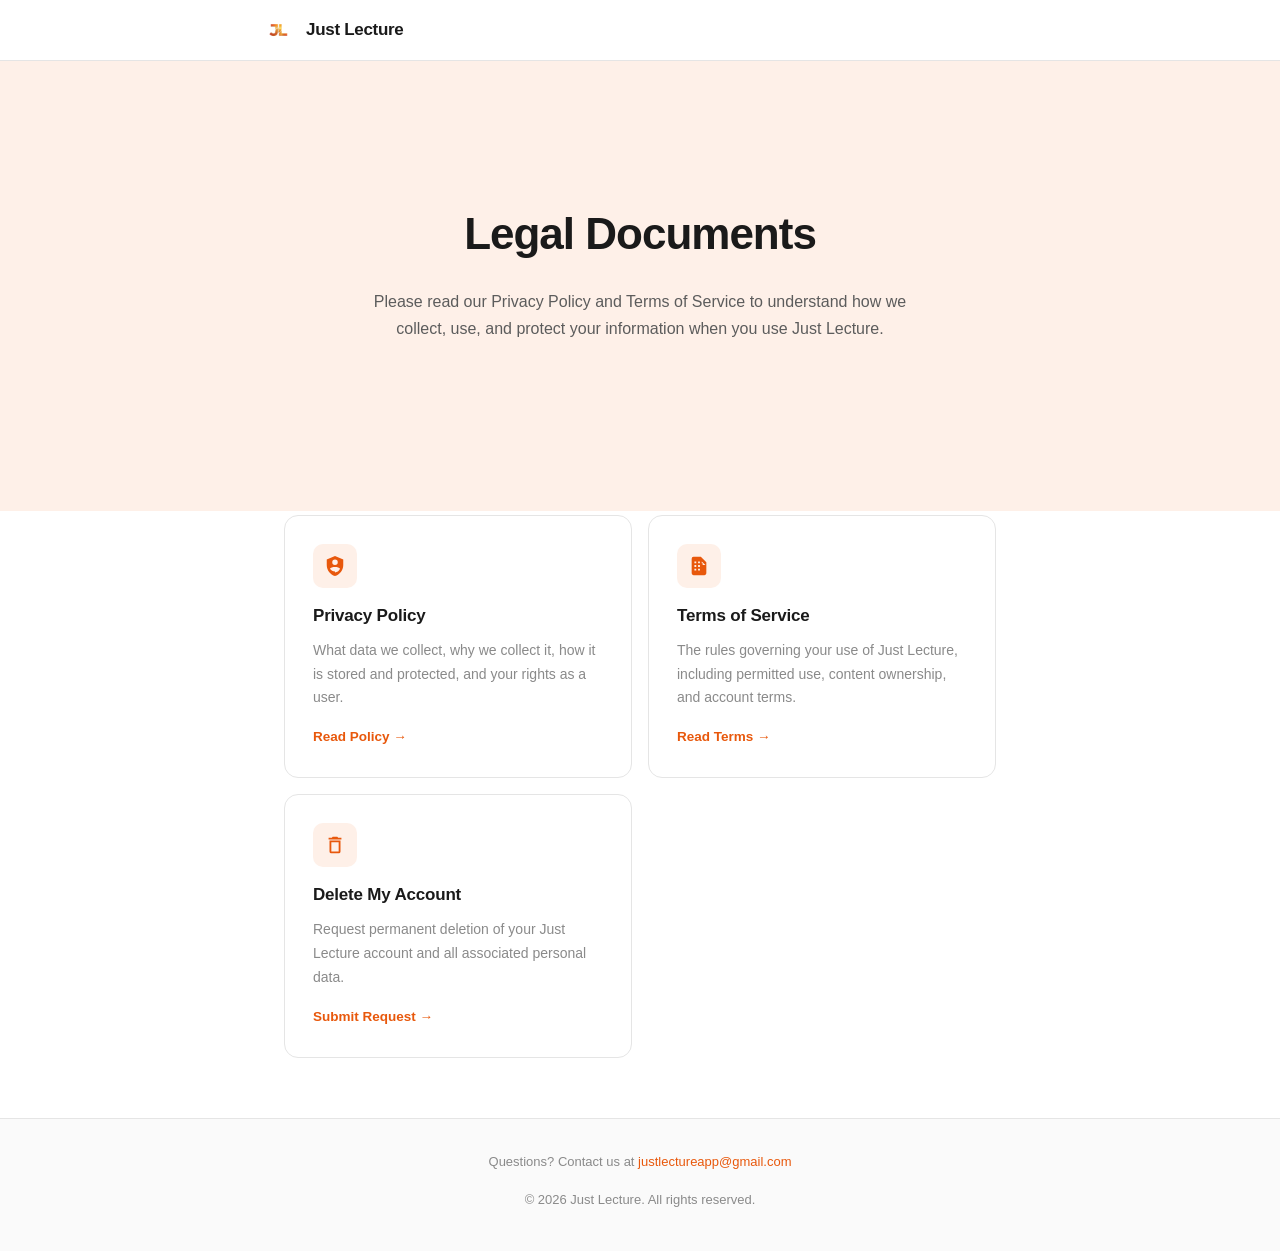
<file: index.html>
<!DOCTYPE html>
<html lang="en">
<head>
  <meta charset="UTF-8">
  <meta name="viewport" content="width=device-width, initial-scale=1.0">
  <title>Just Lecture – Legal</title>
  <meta name="description" content="Privacy Policy and Terms of Service for the Just Lecture Android application.">
  <link rel="stylesheet" href="styles.css">
</head>
<body>

  <header>
    <div class="header-inner">
      <img class="logo-img" src="logo.png" alt="Just Lecture">
      <span class="logo-name">Just Lecture</span>
    </div>
  </header>

  <section class="home-hero">
    <div class="home-hero-inner">
      <h1>Legal Documents</h1>
      <p>Please read our Privacy Policy and Terms of Service to understand how we collect, use, and protect your information when you use Just Lecture.</p>
    </div>
  </section>

  <div class="card-grid">

    <a class="doc-card" href="privacy-policy.html">
      <div class="card-icon">
        <svg viewBox="0 0 24 24" xmlns="http://www.w3.org/2000/svg">
          <path d="M12 1L3 5v6c0 5.55 3.84 10.74 9 12 5.16-1.26 9-6.45 9-12V5l-9-4zm0 4a3 3 0 1 1 0 6 3 3 0 0 1 0-6zm0 13c-2.33 0-4.32-1.14-5.5-2.87C7.27 13.55 9.4 13 12 13s4.73.55 5.5 2.13C16.32 17.86 14.33 19 12 19z"/>
        </svg>
      </div>
      <h2>Privacy Policy</h2>
      <p>What data we collect, why we collect it, how it is stored and protected, and your rights as a user.</p>
      <div class="card-arrow">Read Policy →</div>
    </a>

    <a class="doc-card" href="terms-of-service.html">
      <div class="card-icon">
        <svg viewBox="0 0 24 24" xmlns="http://www.w3.org/2000/svg">
          <path d="M14 2H6a2 2 0 0 0-2 2v16a2 2 0 0 0 2 2h12a2 2 0 0 0 2-2V8l-6-6zM9 17H7v-2h2v2zm0-4H7v-2h2v2zm0-4H7V7h2v2zm4 8h-2v-2h2v2zm0-4h-2v-2h2v2zm0-4h-2V7h2v2zm3 0h-1V7l4 4h-3z"/>
        </svg>
      </div>
      <h2>Terms of Service</h2>
      <p>The rules governing your use of Just Lecture, including permitted use, content ownership, and account terms.</p>
      <div class="card-arrow">Read Terms →</div>
    </a>

    <a class="doc-card" href="delete-account.html">
      <div class="card-icon">
        <svg viewBox="0 0 24 24" xmlns="http://www.w3.org/2000/svg">
          <path d="M6 19a2 2 0 0 0 2 2h8a2 2 0 0 0 2-2V7H6v12zM8 9h8v10H8V9zm7.5-5-1-1h-5l-1 1H5v2h14V4h-3.5z"/>
        </svg>
      </div>
      <h2>Delete My Account</h2>
      <p>Request permanent deletion of your Just Lecture account and all associated personal data.</p>
      <div class="card-arrow">Submit Request →</div>
    </a>

  </div>

  <footer>
    <div class="footer-inner">
      <p>Questions? Contact us at <a href="mailto:justlectureapp@gmail.com">justlectureapp@gmail.com</a></p>
      <p style="margin-top:16px;">© 2026 Just Lecture. All rights reserved.</p>
    </div>
  </footer>

</body>
</html>
</file>
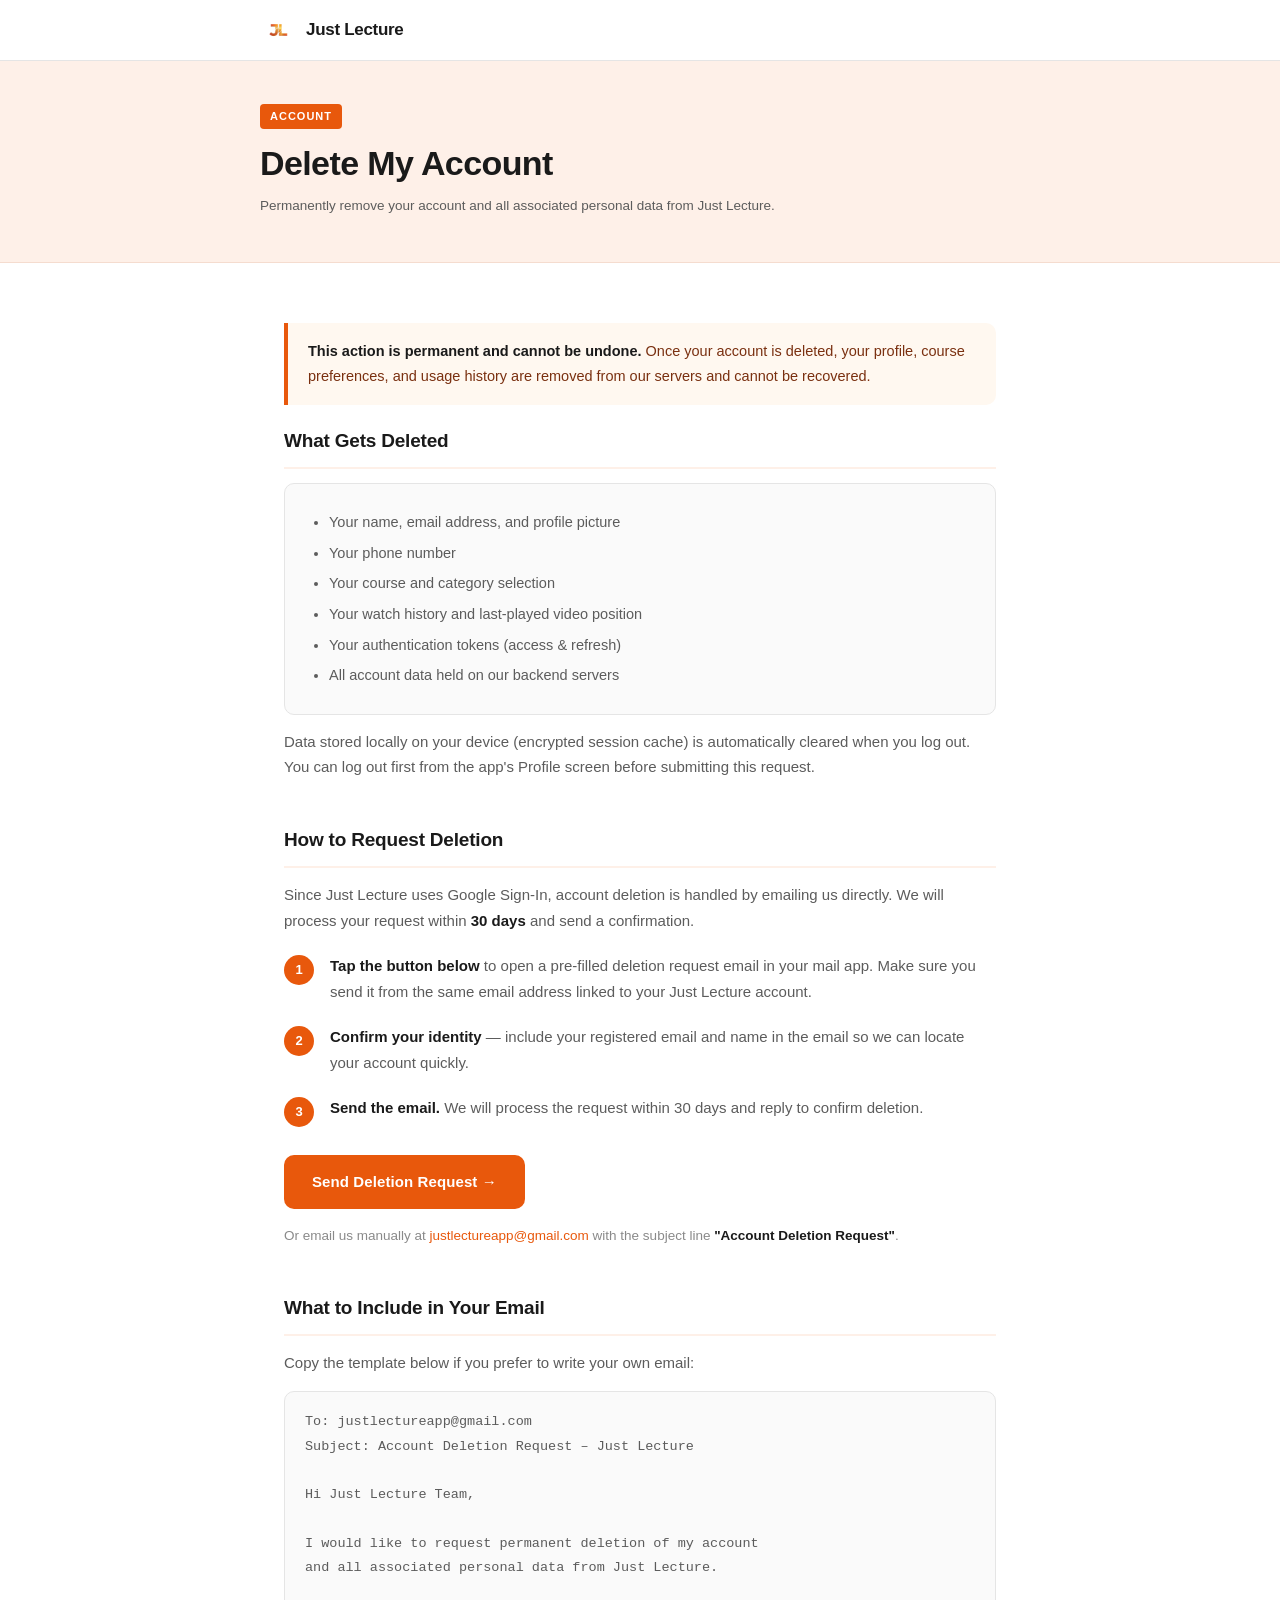
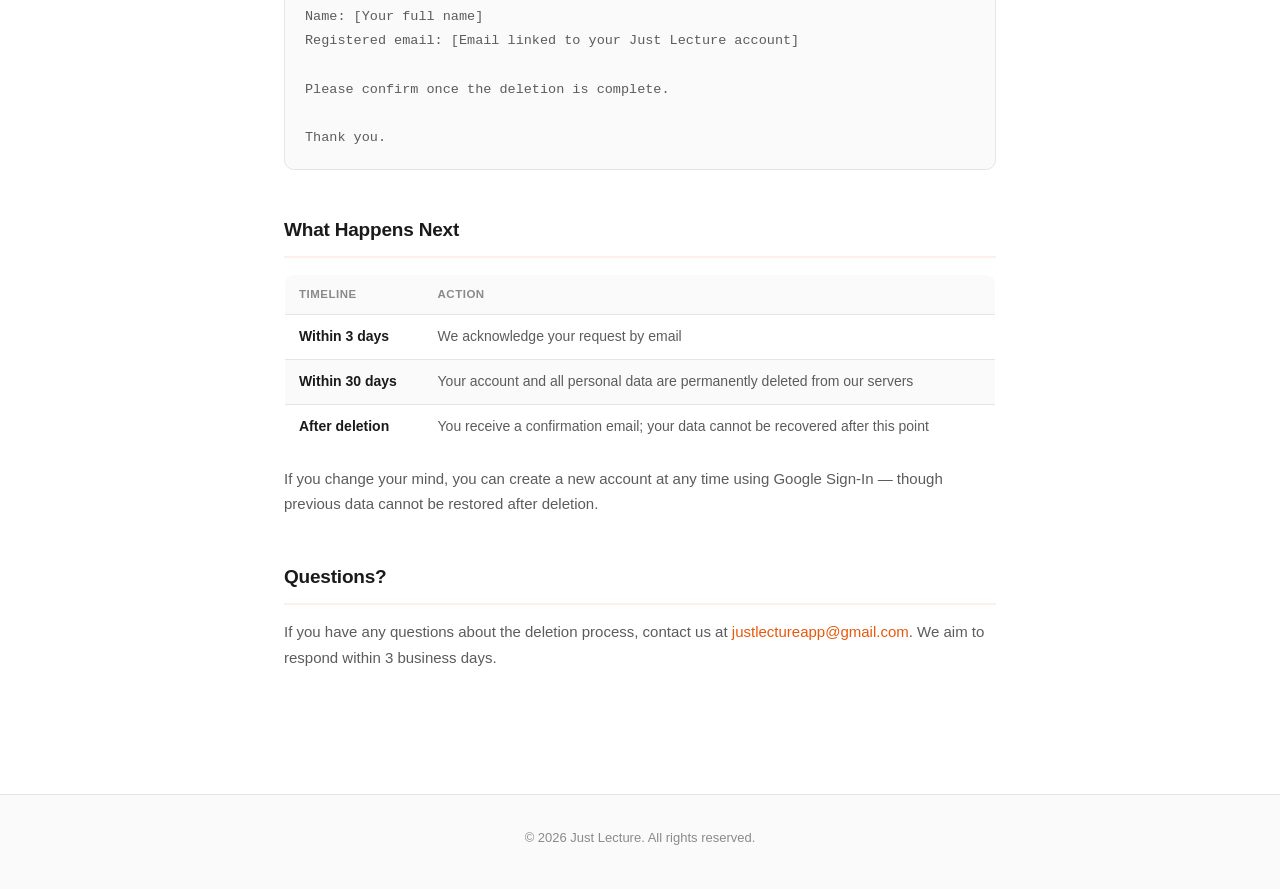
<file: delete-account.html>
<!DOCTYPE html>
<html lang="en">
<head>
  <meta charset="UTF-8">
  <meta name="viewport" content="width=device-width, initial-scale=1.0">
  <title>Delete Account – Just Lecture</title>
  <meta name="description" content="Request permanent deletion of your Just Lecture account and all associated personal data.">
  <link rel="stylesheet" href="styles.css">
  <style>
    .steps {
      counter-reset: step;
      list-style: none;
      padding: 0;
      margin: 20px 0;
    }
    .steps li {
      counter-increment: step;
      display: flex;
      gap: 16px;
      align-items: flex-start;
      margin: 0 0 20px;
      font-size: 15px;
      color: var(--text-secondary);
    }
    .steps li::before {
      content: counter(step);
      flex-shrink: 0;
      width: 30px;
      height: 30px;
      background: var(--orange);
      color: #fff;
      border-radius: 50%;
      display: flex;
      align-items: center;
      justify-content: center;
      font-size: 13px;
      font-weight: 700;
      margin-top: 2px;
    }
    .delete-cta {
      display: inline-block;
      background: var(--orange);
      color: #fff;
      font-size: 15px;
      font-weight: 700;
      padding: 14px 28px;
      border-radius: 10px;
      text-decoration: none;
      margin: 8px 0 4px;
      letter-spacing: 0.1px;
    }
    .delete-cta:hover {
      background: var(--orange-dark);
      text-decoration: none;
      color: #fff;
    }
    .data-list {
      background: var(--surface);
      border: 1px solid var(--border);
      border-radius: var(--radius);
      padding: 20px 24px;
    }
    .data-list ul {
      margin: 0;
      padding-left: 20px;
    }
    .data-list li {
      font-size: 14.5px;
      color: var(--text-secondary);
      margin: 6px 0;
    }
    .warning-card {
      background: #FFF8F0;
      border-left: 4px solid #E8580C;
      border-radius: 0 var(--radius) var(--radius) 0;
      padding: 16px 20px;
      margin: 20px 0;
    }
    .warning-card p {
      margin: 0;
      font-size: 14.5px;
      color: #7A3010;
    }
    .email-template {
      background: var(--surface);
      border: 1px solid var(--border);
      border-radius: var(--radius);
      padding: 18px 20px;
      margin: 16px 0;
      font-family: monospace;
      font-size: 13.5px;
      color: var(--text-secondary);
      line-height: 1.8;
      white-space: pre-wrap;
    }
  </style>
</head>
<body>

  <header>
    <div class="header-inner">
      <img class="logo-img" src="logo.png" alt="Just Lecture">
      <span class="logo-name">Just Lecture</span>
    </div>
  </header>

  <div class="hero">
    <div class="hero-inner">
      <span class="doc-label">Account</span>
      <h1>Delete My Account</h1>
      <p class="hero-meta">Permanently remove your account and all associated personal data from Just Lecture.</p>
    </div>
  </div>

  <main>

    <div class="warning-card">
      <p><strong>This action is permanent and cannot be undone.</strong> Once your account is deleted, your profile, course preferences, and usage history are removed from our servers and cannot be recovered.</p>
    </div>

    <!-- What gets deleted -->
    <section id="what-gets-deleted">
      <h2>What Gets Deleted</h2>
      <div class="data-list">
        <ul>
          <li>Your name, email address, and profile picture</li>
          <li>Your phone number</li>
          <li>Your course and category selection</li>
          <li>Your watch history and last-played video position</li>
          <li>Your authentication tokens (access &amp; refresh)</li>
          <li>All account data held on our backend servers</li>
        </ul>
      </div>
      <p style="margin-top:14px;">Data stored locally on your device (encrypted session cache) is automatically cleared when you log out. You can log out first from the app's Profile screen before submitting this request.</p>
    </section>

    <!-- How to request -->
    <section id="how-to-request">
      <h2>How to Request Deletion</h2>
      <p>Since Just Lecture uses Google Sign-In, account deletion is handled by emailing us directly. We will process your request within <strong>30 days</strong> and send a confirmation.</p>

      <ol class="steps">
        <li>
          <div>
            <strong>Tap the button below</strong> to open a pre-filled deletion request email in your mail app. Make sure you send it from the same email address linked to your Just Lecture account.
          </div>
        </li>
        <li>
          <div>
            <strong>Confirm your identity</strong> — include your registered email and name in the email so we can locate your account quickly.
          </div>
        </li>
        <li>
          <div>
            <strong>Send the email.</strong> We will process the request within 30 days and reply to confirm deletion.
          </div>
        </li>
      </ol>

      <a class="delete-cta"
         href="mailto:justlectureapp@gmail.com?subject=Account%20Deletion%20Request%20%E2%80%93%20Just%20Lecture&body=Hi%20Just%20Lecture%20Team%2C%0A%0AI%20would%20like%20to%20request%20permanent%20deletion%20of%20my%20account%20and%20all%20associated%20personal%20data.%0A%0AName%3A%20%5BYour%20name%5D%0ARegistered%20email%3A%20%5BThe%20email%20linked%20to%20your%20Just%20Lecture%20account%5D%0A%0APlease%20confirm%20once%20the%20deletion%20is%20complete.%0A%0AThank%20you.">
        Send Deletion Request →
      </a>

      <p style="margin-top:12px;font-size:13.5px;color:var(--text-muted);">Or email us manually at <a href="mailto:justlectureapp@gmail.com">justlectureapp@gmail.com</a> with the subject line <strong>"Account Deletion Request"</strong>.</p>
    </section>

    <!-- Email template -->
    <section id="email-template">
      <h2>What to Include in Your Email</h2>
      <p>Copy the template below if you prefer to write your own email:</p>
      <div class="email-template">To: justlectureapp@gmail.com
Subject: Account Deletion Request – Just Lecture

Hi Just Lecture Team,

I would like to request permanent deletion of my account
and all associated personal data from Just Lecture.

Name: [Your full name]
Registered email: [Email linked to your Just Lecture account]

Please confirm once the deletion is complete.

Thank you.</div>
    </section>

    <!-- Timeline -->
    <section id="timeline">
      <h2>What Happens Next</h2>
      <table class="data-table">
        <thead>
          <tr>
            <th>Timeline</th>
            <th>Action</th>
          </tr>
        </thead>
        <tbody>
          <tr>
            <td><strong>Within 3 days</strong></td>
            <td>We acknowledge your request by email</td>
          </tr>
          <tr>
            <td><strong>Within 30 days</strong></td>
            <td>Your account and all personal data are permanently deleted from our servers</td>
          </tr>
          <tr>
            <td><strong>After deletion</strong></td>
            <td>You receive a confirmation email; your data cannot be recovered after this point</td>
          </tr>
        </tbody>
      </table>
      <p>If you change your mind, you can create a new account at any time using Google Sign-In — though previous data cannot be restored after deletion.</p>
    </section>

    <!-- Contact -->
    <section id="contact">
      <h2>Questions?</h2>
      <p>If you have any questions about the deletion process, contact us at <a href="mailto:justlectureapp@gmail.com">justlectureapp@gmail.com</a>. We aim to respond within 3 business days.</p>
    </section>

  </main>

  <footer>
    <div class="footer-inner">
      <p>© 2026 Just Lecture. All rights reserved.</p>
    </div>
  </footer>

</body>
</html>
</file>
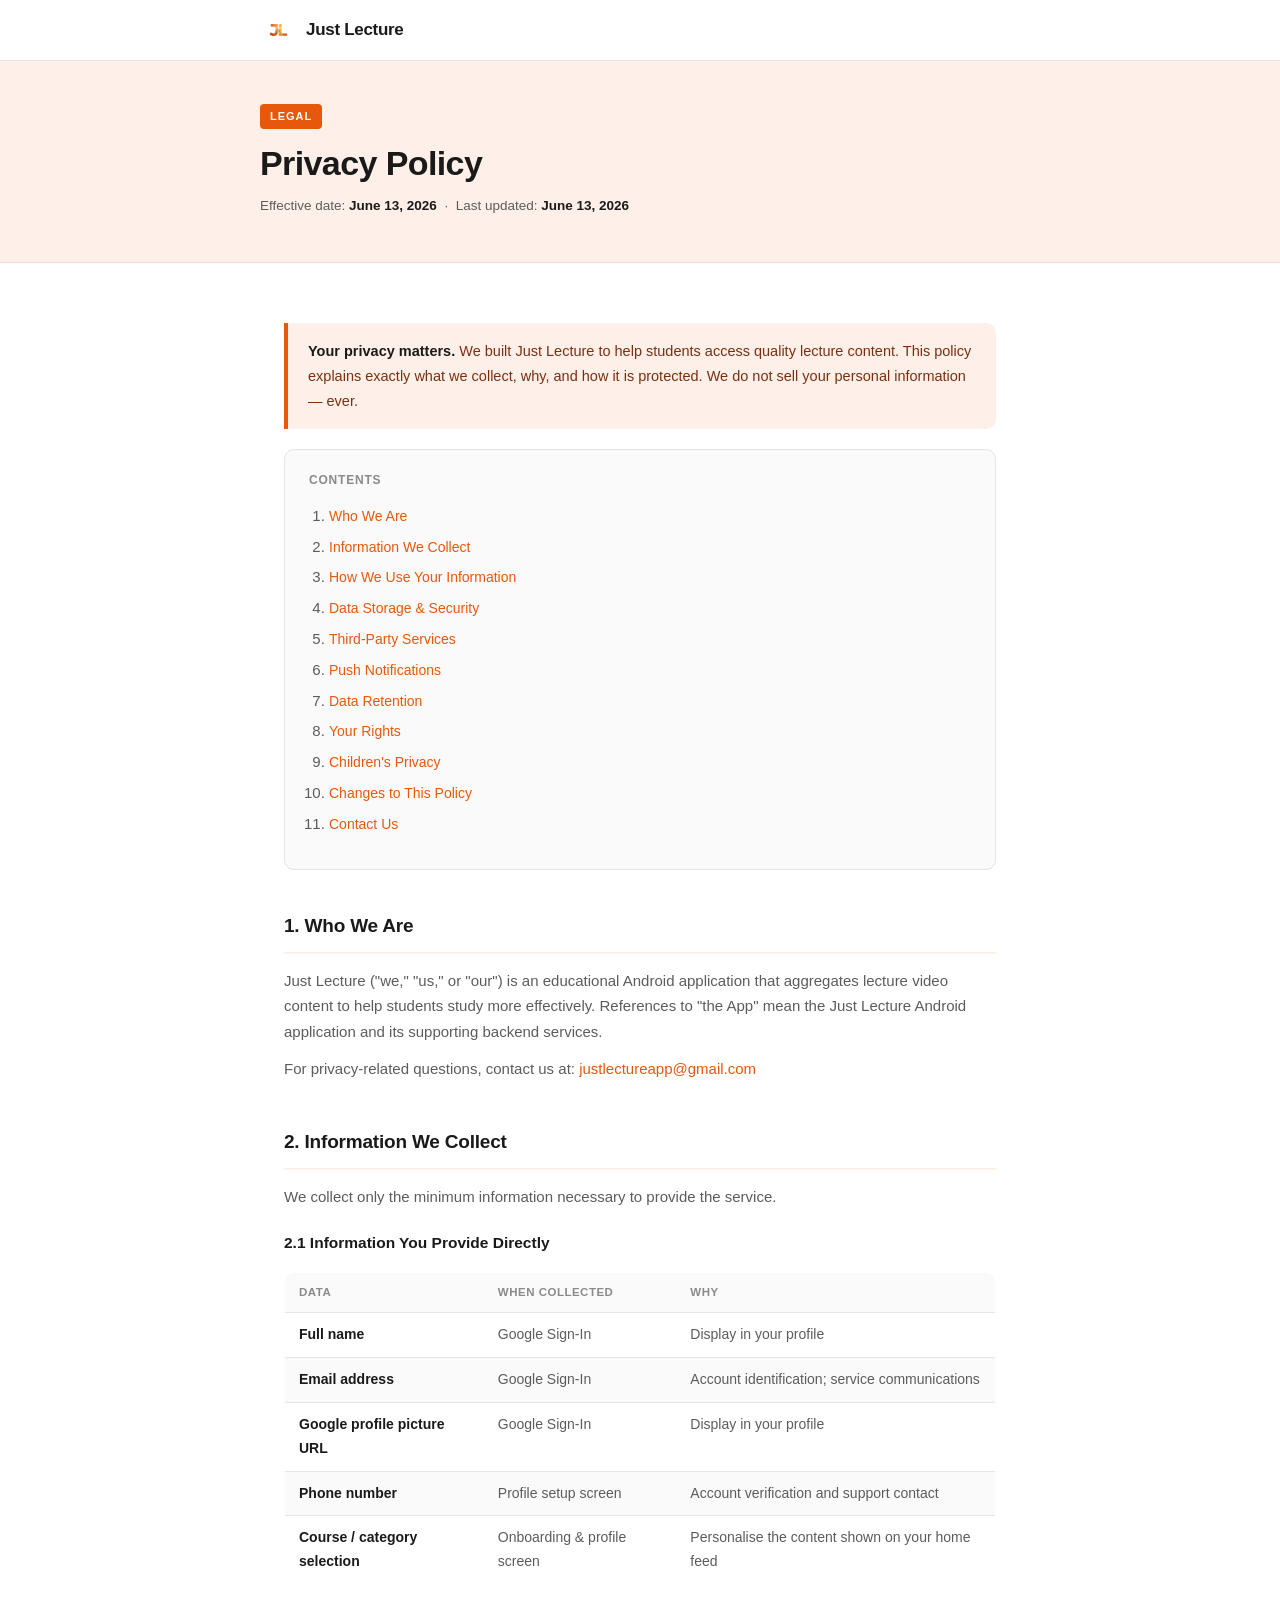
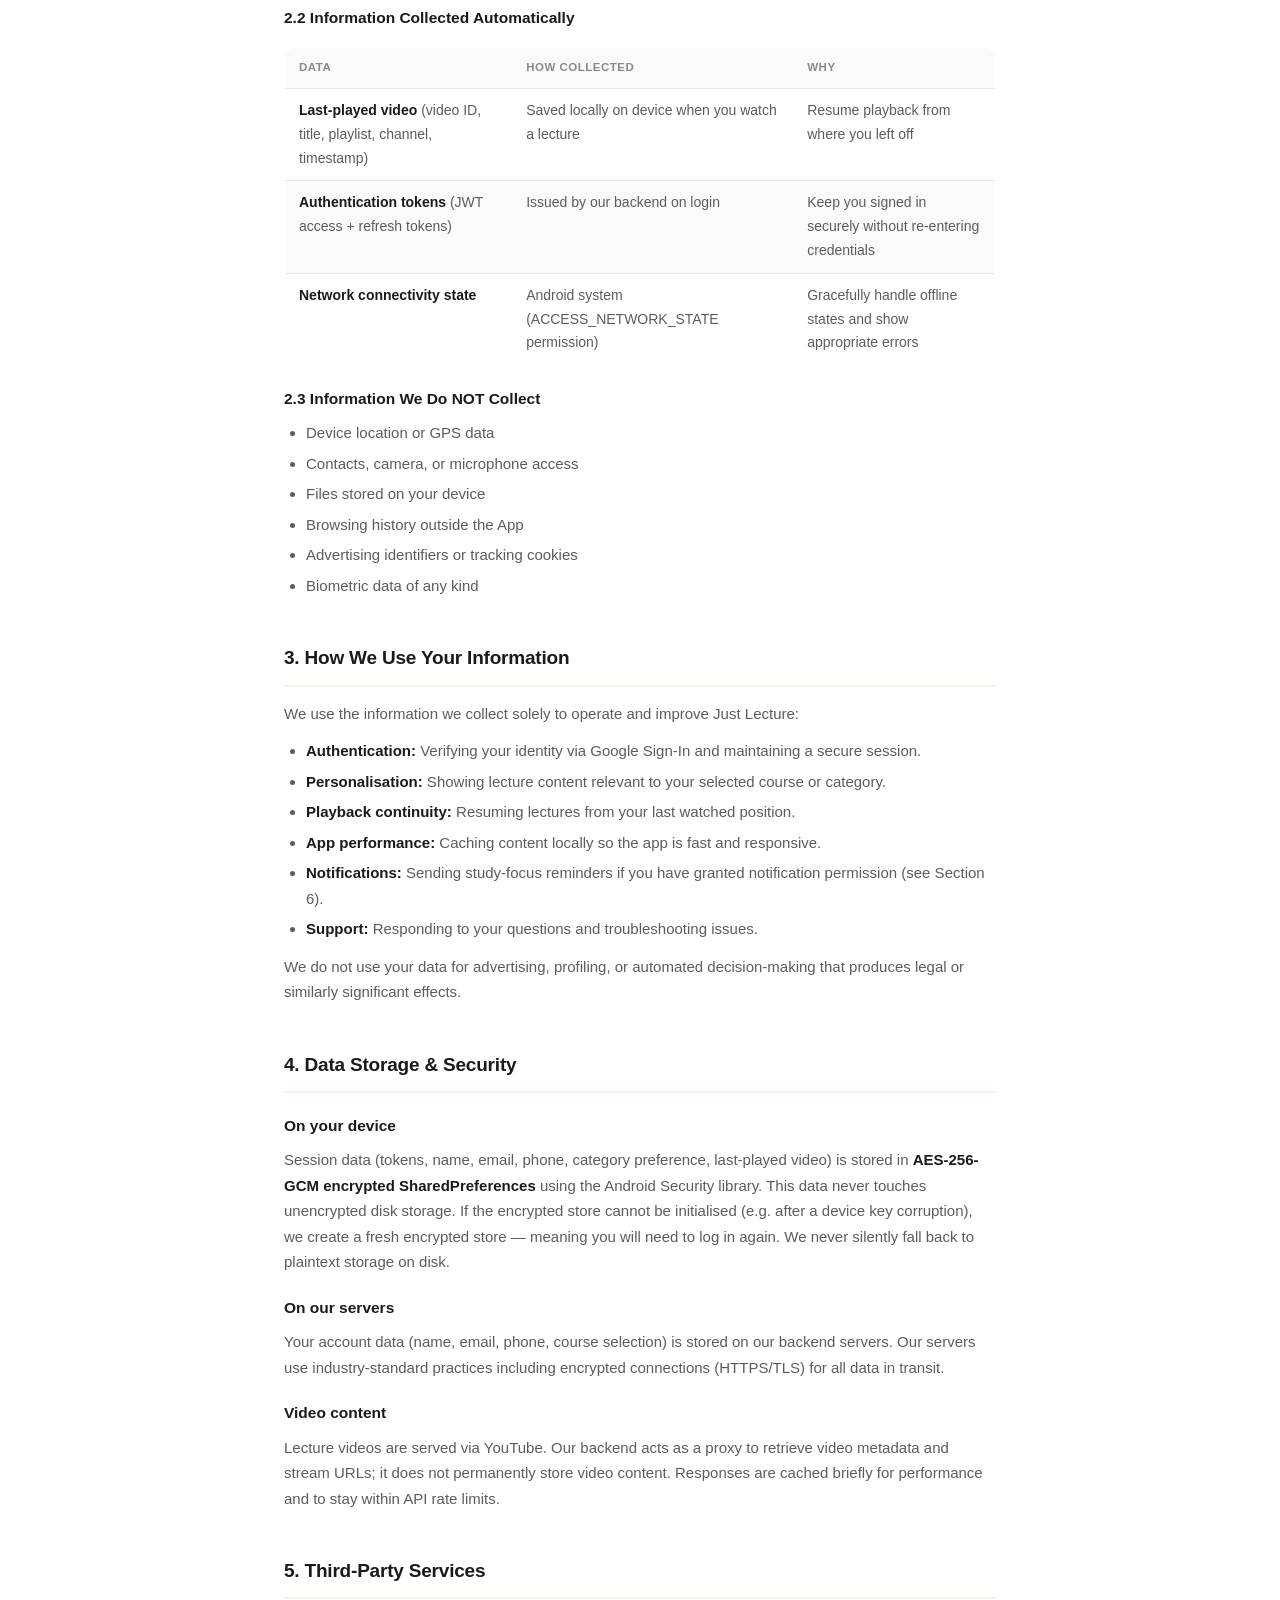
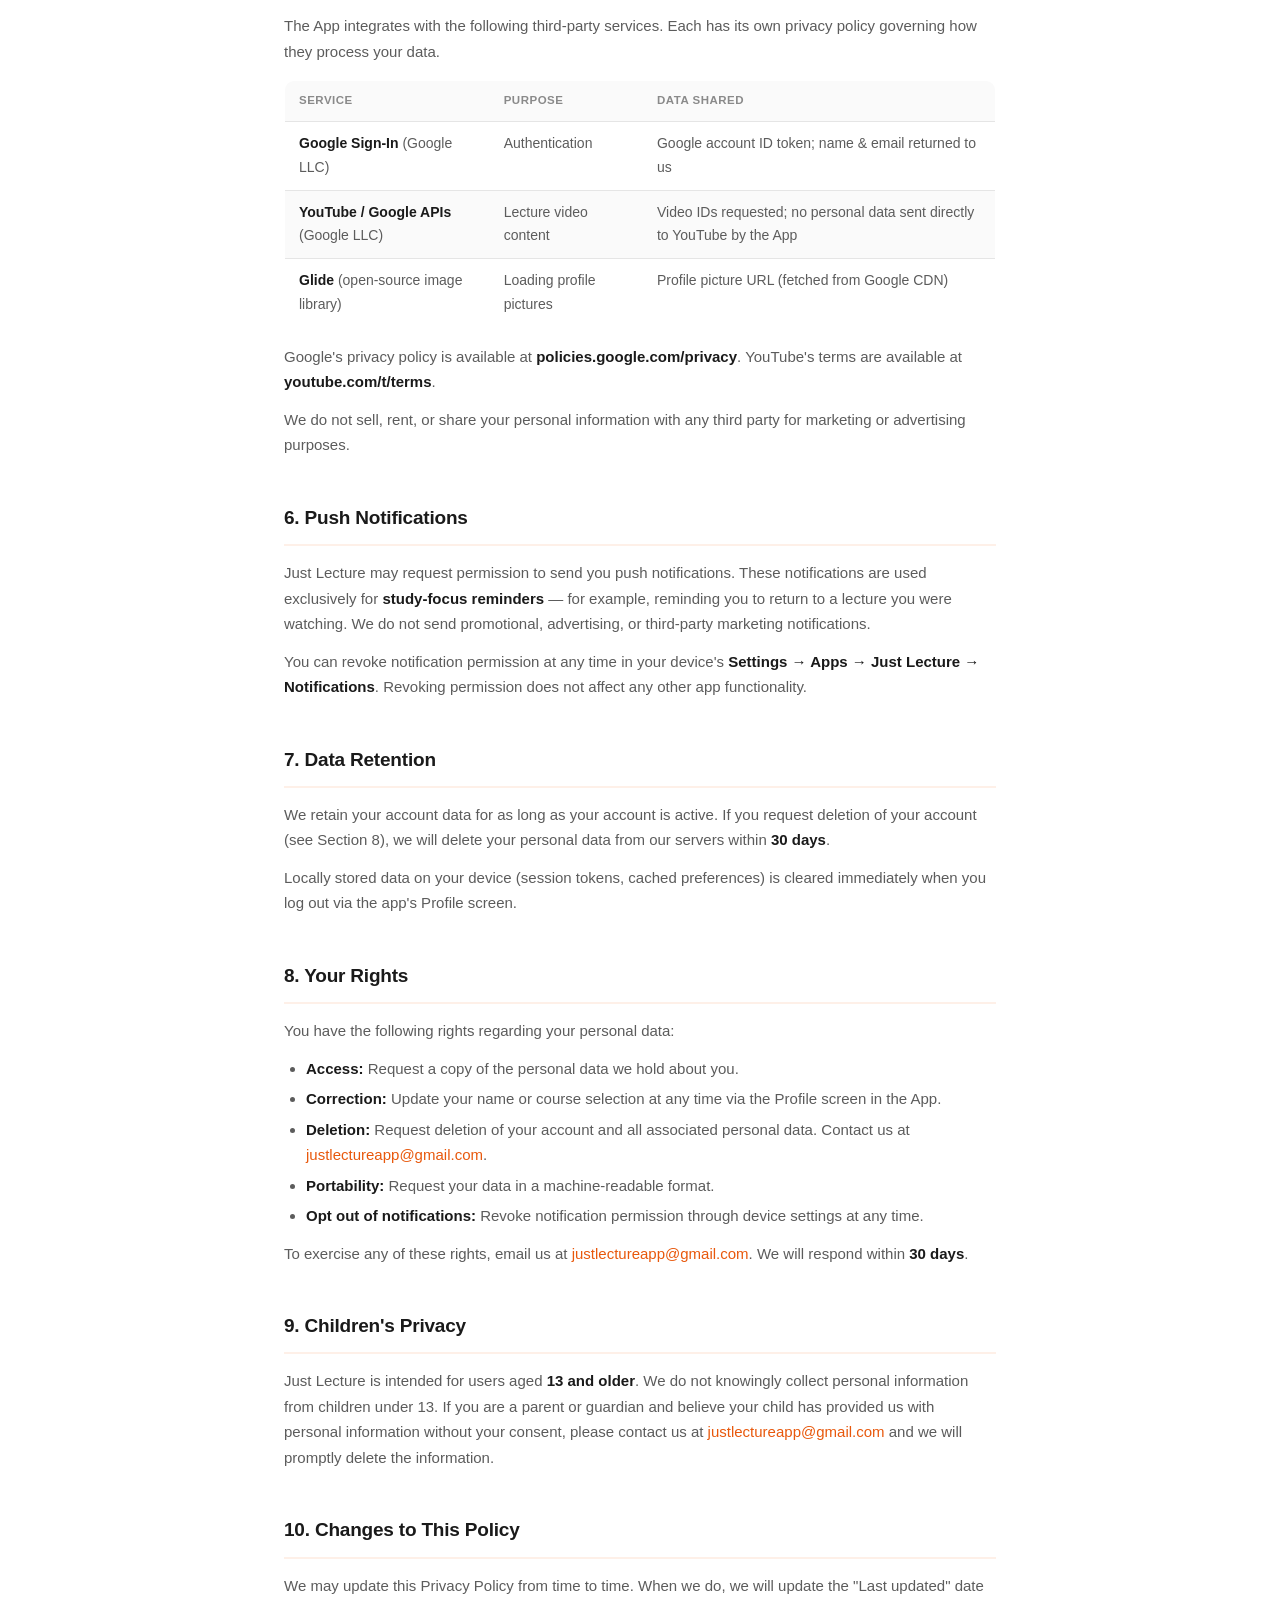
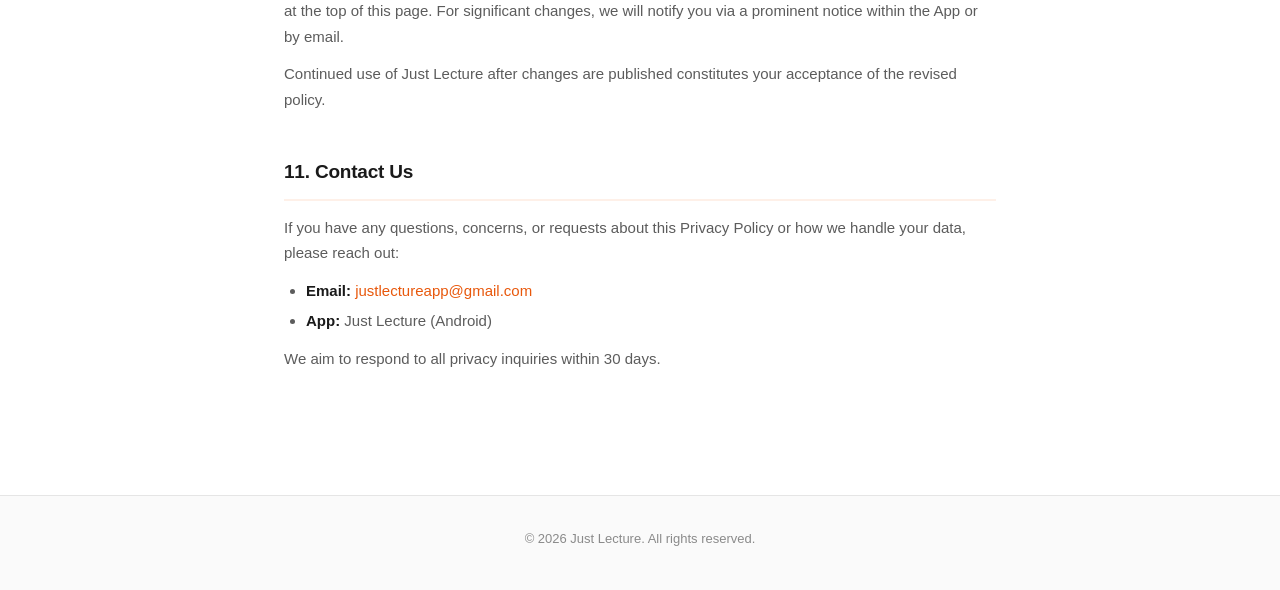
<file: privacy-policy.html>
<!DOCTYPE html>
<html lang="en">
<head>
  <meta charset="UTF-8">
  <meta name="viewport" content="width=device-width, initial-scale=1.0">
  <title>Privacy Policy – Just Lecture</title>
  <meta name="description" content="Privacy Policy for the Just Lecture Android application.">
  <link rel="stylesheet" href="styles.css">
</head>
<body>

  <header>
    <div class="header-inner">
      <img class="logo-img" src="logo.png" alt="Just Lecture">
      <span class="logo-name">Just Lecture</span>
    </div>
  </header>

  <div class="hero">
    <div class="hero-inner">
      <span class="doc-label">Legal</span>
      <h1>Privacy Policy</h1>
      <p class="hero-meta">Effective date: <strong>June 13, 2026</strong> &nbsp;·&nbsp; Last updated: <strong>June 13, 2026</strong></p>
    </div>
  </div>

  <main>

    <div class="info-card">
      <p><strong>Your privacy matters.</strong> We built Just Lecture to help students access quality lecture content. This policy explains exactly what we collect, why, and how it is protected. We do not sell your personal information — ever.</p>
    </div>

    <nav class="toc">
      <div class="toc-title">Contents</div>
      <ol>
        <li><a href="#who-we-are">Who We Are</a></li>
        <li><a href="#information-we-collect">Information We Collect</a></li>
        <li><a href="#how-we-use-your-information">How We Use Your Information</a></li>
        <li><a href="#data-storage-and-security">Data Storage &amp; Security</a></li>
        <li><a href="#third-party-services">Third-Party Services</a></li>
        <li><a href="#notifications">Push Notifications</a></li>
        <li><a href="#data-retention">Data Retention</a></li>
        <li><a href="#your-rights">Your Rights</a></li>
        <li><a href="#children">Children's Privacy</a></li>
        <li><a href="#changes">Changes to This Policy</a></li>
        <li><a href="#contact">Contact Us</a></li>
      </ol>
    </nav>

    <!-- 1 -->
    <section id="who-we-are">
      <h2>1. Who We Are</h2>
      <p>Just Lecture ("we," "us," or "our") is an educational Android application that aggregates lecture video content to help students study more effectively. References to "the App" mean the Just Lecture Android application and its supporting backend services.</p>
      <p>For privacy-related questions, contact us at: <a href="mailto:justlectureapp@gmail.com">justlectureapp@gmail.com</a></p>
    </section>

    <!-- 2 -->
    <section id="information-we-collect">
      <h2>2. Information We Collect</h2>
      <p>We collect only the minimum information necessary to provide the service.</p>

      <h3>2.1 Information You Provide Directly</h3>
      <table class="data-table">
        <thead>
          <tr>
            <th>Data</th>
            <th>When Collected</th>
            <th>Why</th>
          </tr>
        </thead>
        <tbody>
          <tr>
            <td><strong>Full name</strong></td>
            <td>Google Sign-In</td>
            <td>Display in your profile</td>
          </tr>
          <tr>
            <td><strong>Email address</strong></td>
            <td>Google Sign-In</td>
            <td>Account identification; service communications</td>
          </tr>
          <tr>
            <td><strong>Google profile picture URL</strong></td>
            <td>Google Sign-In</td>
            <td>Display in your profile</td>
          </tr>
          <tr>
            <td><strong>Phone number</strong></td>
            <td>Profile setup screen</td>
            <td>Account verification and support contact</td>
          </tr>
          <tr>
            <td><strong>Course / category selection</strong></td>
            <td>Onboarding &amp; profile screen</td>
            <td>Personalise the content shown on your home feed</td>
          </tr>
        </tbody>
      </table>

      <h3>2.2 Information Collected Automatically</h3>
      <table class="data-table">
        <thead>
          <tr>
            <th>Data</th>
            <th>How Collected</th>
            <th>Why</th>
          </tr>
        </thead>
        <tbody>
          <tr>
            <td><strong>Last-played video</strong> (video ID, title, playlist, channel, timestamp)</td>
            <td>Saved locally on device when you watch a lecture</td>
            <td>Resume playback from where you left off</td>
          </tr>
          <tr>
            <td><strong>Authentication tokens</strong> (JWT access + refresh tokens)</td>
            <td>Issued by our backend on login</td>
            <td>Keep you signed in securely without re-entering credentials</td>
          </tr>
          <tr>
            <td><strong>Network connectivity state</strong></td>
            <td>Android system (ACCESS_NETWORK_STATE permission)</td>
            <td>Gracefully handle offline states and show appropriate errors</td>
          </tr>
        </tbody>
      </table>

      <h3>2.3 Information We Do NOT Collect</h3>
      <ul>
        <li>Device location or GPS data</li>
        <li>Contacts, camera, or microphone access</li>
        <li>Files stored on your device</li>
        <li>Browsing history outside the App</li>
        <li>Advertising identifiers or tracking cookies</li>
        <li>Biometric data of any kind</li>
      </ul>
    </section>

    <!-- 3 -->
    <section id="how-we-use-your-information">
      <h2>3. How We Use Your Information</h2>
      <p>We use the information we collect solely to operate and improve Just Lecture:</p>
      <ul>
        <li><strong>Authentication:</strong> Verifying your identity via Google Sign-In and maintaining a secure session.</li>
        <li><strong>Personalisation:</strong> Showing lecture content relevant to your selected course or category.</li>
        <li><strong>Playback continuity:</strong> Resuming lectures from your last watched position.</li>
        <li><strong>App performance:</strong> Caching content locally so the app is fast and responsive.</li>
        <li><strong>Notifications:</strong> Sending study-focus reminders if you have granted notification permission (see Section 6).</li>
        <li><strong>Support:</strong> Responding to your questions and troubleshooting issues.</li>
      </ul>
      <p>We do not use your data for advertising, profiling, or automated decision-making that produces legal or similarly significant effects.</p>
    </section>

    <!-- 4 -->
    <section id="data-storage-and-security">
      <h2>4. Data Storage &amp; Security</h2>

      <h3>On your device</h3>
      <p>Session data (tokens, name, email, phone, category preference, last-played video) is stored in <strong>AES-256-GCM encrypted SharedPreferences</strong> using the Android Security library. This data never touches unencrypted disk storage. If the encrypted store cannot be initialised (e.g. after a device key corruption), we create a fresh encrypted store — meaning you will need to log in again. We never silently fall back to plaintext storage on disk.</p>

      <h3>On our servers</h3>
      <p>Your account data (name, email, phone, course selection) is stored on our backend servers. Our servers use industry-standard practices including encrypted connections (HTTPS/TLS) for all data in transit.</p>

      <h3>Video content</h3>
      <p>Lecture videos are served via YouTube. Our backend acts as a proxy to retrieve video metadata and stream URLs; it does not permanently store video content. Responses are cached briefly for performance and to stay within API rate limits.</p>
    </section>

    <!-- 5 -->
    <section id="third-party-services">
      <h2>5. Third-Party Services</h2>
      <p>The App integrates with the following third-party services. Each has its own privacy policy governing how they process your data.</p>

      <table class="data-table">
        <thead>
          <tr>
            <th>Service</th>
            <th>Purpose</th>
            <th>Data Shared</th>
          </tr>
        </thead>
        <tbody>
          <tr>
            <td><strong>Google Sign-In</strong> (Google LLC)</td>
            <td>Authentication</td>
            <td>Google account ID token; name &amp; email returned to us</td>
          </tr>
          <tr>
            <td><strong>YouTube / Google APIs</strong> (Google LLC)</td>
            <td>Lecture video content</td>
            <td>Video IDs requested; no personal data sent directly to YouTube by the App</td>
          </tr>
          <tr>
            <td><strong>Glide</strong> (open-source image library)</td>
            <td>Loading profile pictures</td>
            <td>Profile picture URL (fetched from Google CDN)</td>
          </tr>
        </tbody>
      </table>

      <p>Google's privacy policy is available at <strong>policies.google.com/privacy</strong>. YouTube's terms are available at <strong>youtube.com/t/terms</strong>.</p>
      <p>We do not sell, rent, or share your personal information with any third party for marketing or advertising purposes.</p>
    </section>

    <!-- 6 -->
    <section id="notifications">
      <h2>6. Push Notifications</h2>
      <p>Just Lecture may request permission to send you push notifications. These notifications are used exclusively for <strong>study-focus reminders</strong> — for example, reminding you to return to a lecture you were watching. We do not send promotional, advertising, or third-party marketing notifications.</p>
      <p>You can revoke notification permission at any time in your device's <strong>Settings → Apps → Just Lecture → Notifications</strong>. Revoking permission does not affect any other app functionality.</p>
    </section>

    <!-- 7 -->
    <section id="data-retention">
      <h2>7. Data Retention</h2>
      <p>We retain your account data for as long as your account is active. If you request deletion of your account (see Section 8), we will delete your personal data from our servers within <strong>30 days</strong>.</p>
      <p>Locally stored data on your device (session tokens, cached preferences) is cleared immediately when you log out via the app's Profile screen.</p>
    </section>

    <!-- 8 -->
    <section id="your-rights">
      <h2>8. Your Rights</h2>
      <p>You have the following rights regarding your personal data:</p>
      <ul>
        <li><strong>Access:</strong> Request a copy of the personal data we hold about you.</li>
        <li><strong>Correction:</strong> Update your name or course selection at any time via the Profile screen in the App.</li>
        <li><strong>Deletion:</strong> Request deletion of your account and all associated personal data. Contact us at <a href="mailto:justlectureapp@gmail.com">justlectureapp@gmail.com</a>.</li>
        <li><strong>Portability:</strong> Request your data in a machine-readable format.</li>
        <li><strong>Opt out of notifications:</strong> Revoke notification permission through device settings at any time.</li>
      </ul>
      <p>To exercise any of these rights, email us at <a href="mailto:justlectureapp@gmail.com">justlectureapp@gmail.com</a>. We will respond within <strong>30 days</strong>.</p>
    </section>

    <!-- 9 -->
    <section id="children">
      <h2>9. Children's Privacy</h2>
      <p>Just Lecture is intended for users aged <strong>13 and older</strong>. We do not knowingly collect personal information from children under 13. If you are a parent or guardian and believe your child has provided us with personal information without your consent, please contact us at <a href="mailto:justlectureapp@gmail.com">justlectureapp@gmail.com</a> and we will promptly delete the information.</p>
    </section>

    <!-- 10 -->
    <section id="changes">
      <h2>10. Changes to This Policy</h2>
      <p>We may update this Privacy Policy from time to time. When we do, we will update the "Last updated" date at the top of this page. For significant changes, we will notify you via a prominent notice within the App or by email.</p>
      <p>Continued use of Just Lecture after changes are published constitutes your acceptance of the revised policy.</p>
    </section>

    <!-- 11 -->
    <section id="contact">
      <h2>11. Contact Us</h2>
      <p>If you have any questions, concerns, or requests about this Privacy Policy or how we handle your data, please reach out:</p>
      <ul>
        <li><strong>Email:</strong> <a href="mailto:justlectureapp@gmail.com">justlectureapp@gmail.com</a></li>
        <li><strong>App:</strong> Just Lecture (Android)</li>
      </ul>
      <p>We aim to respond to all privacy inquiries within 30 days.</p>
    </section>

  </main>

  <footer>
    <div class="footer-inner">
      <p>© 2026 Just Lecture. All rights reserved.</p>
    </div>
  </footer>

</body>
</html>
</file>
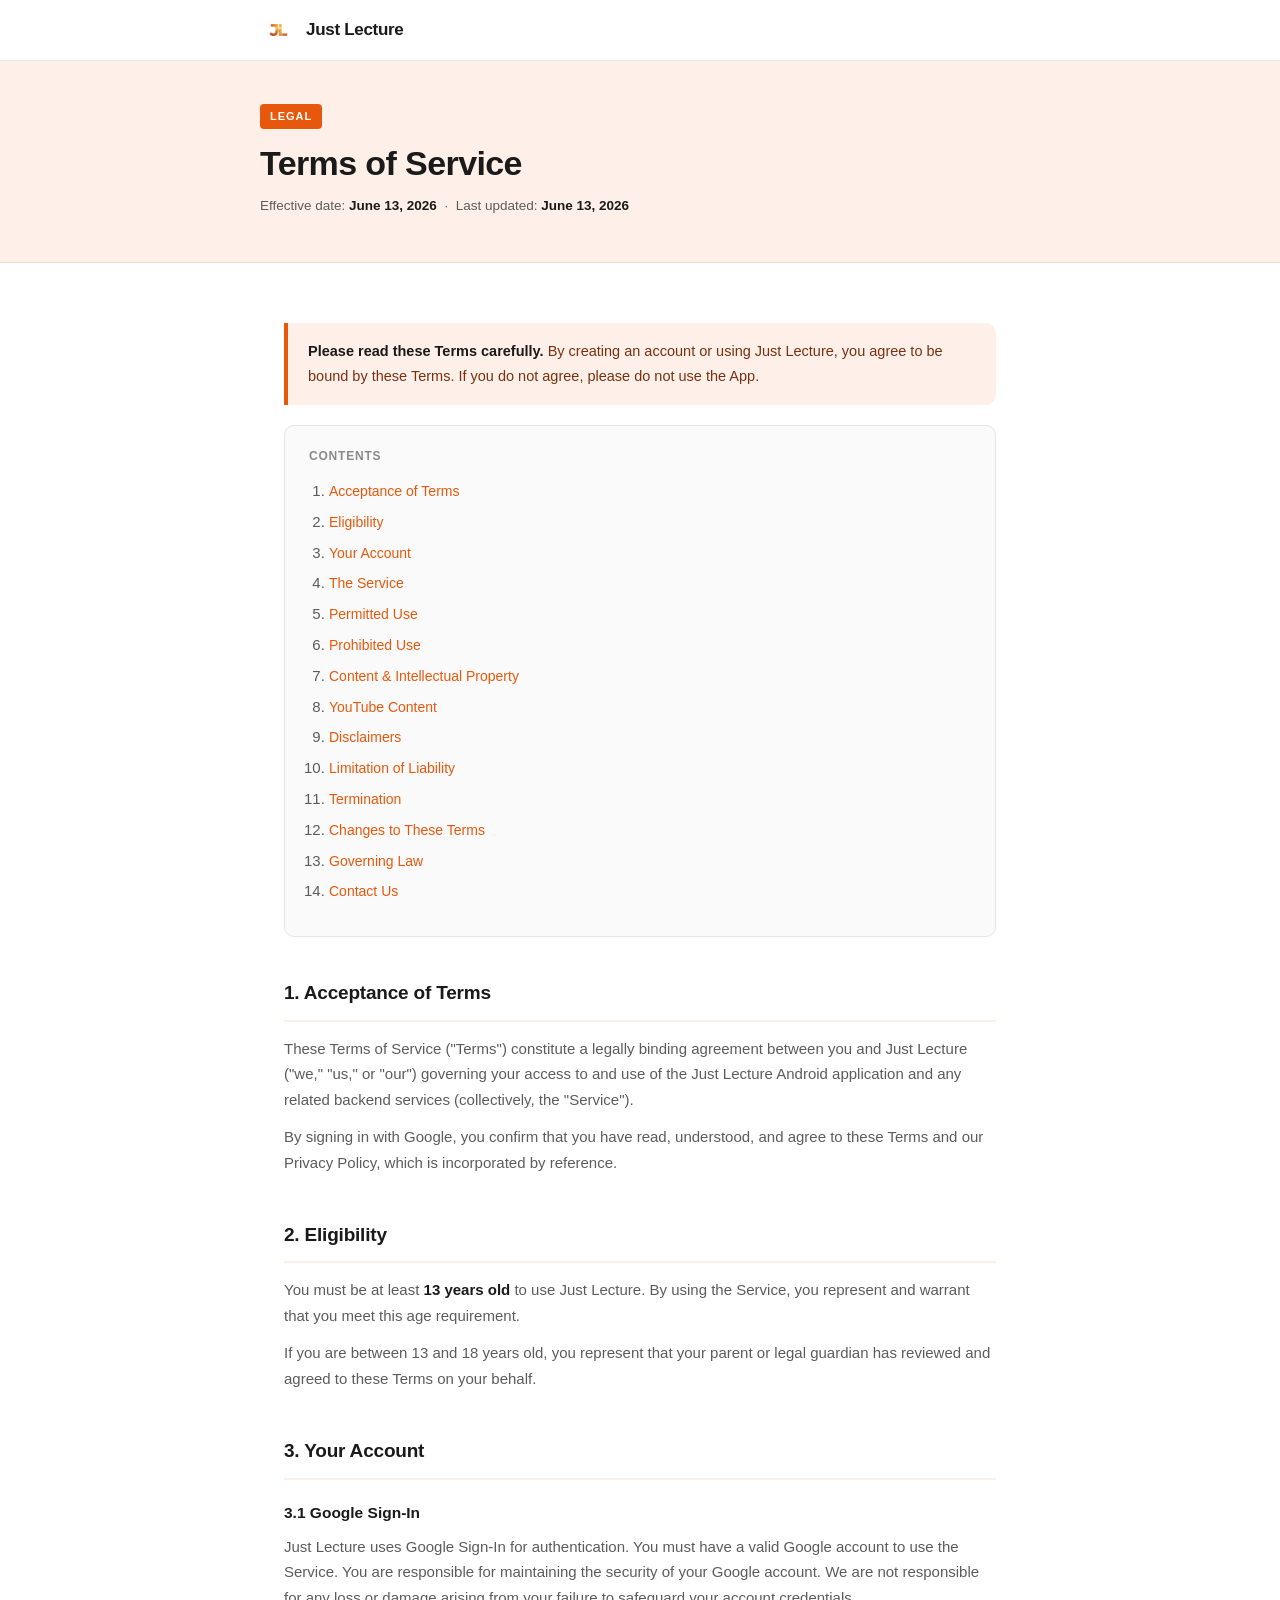
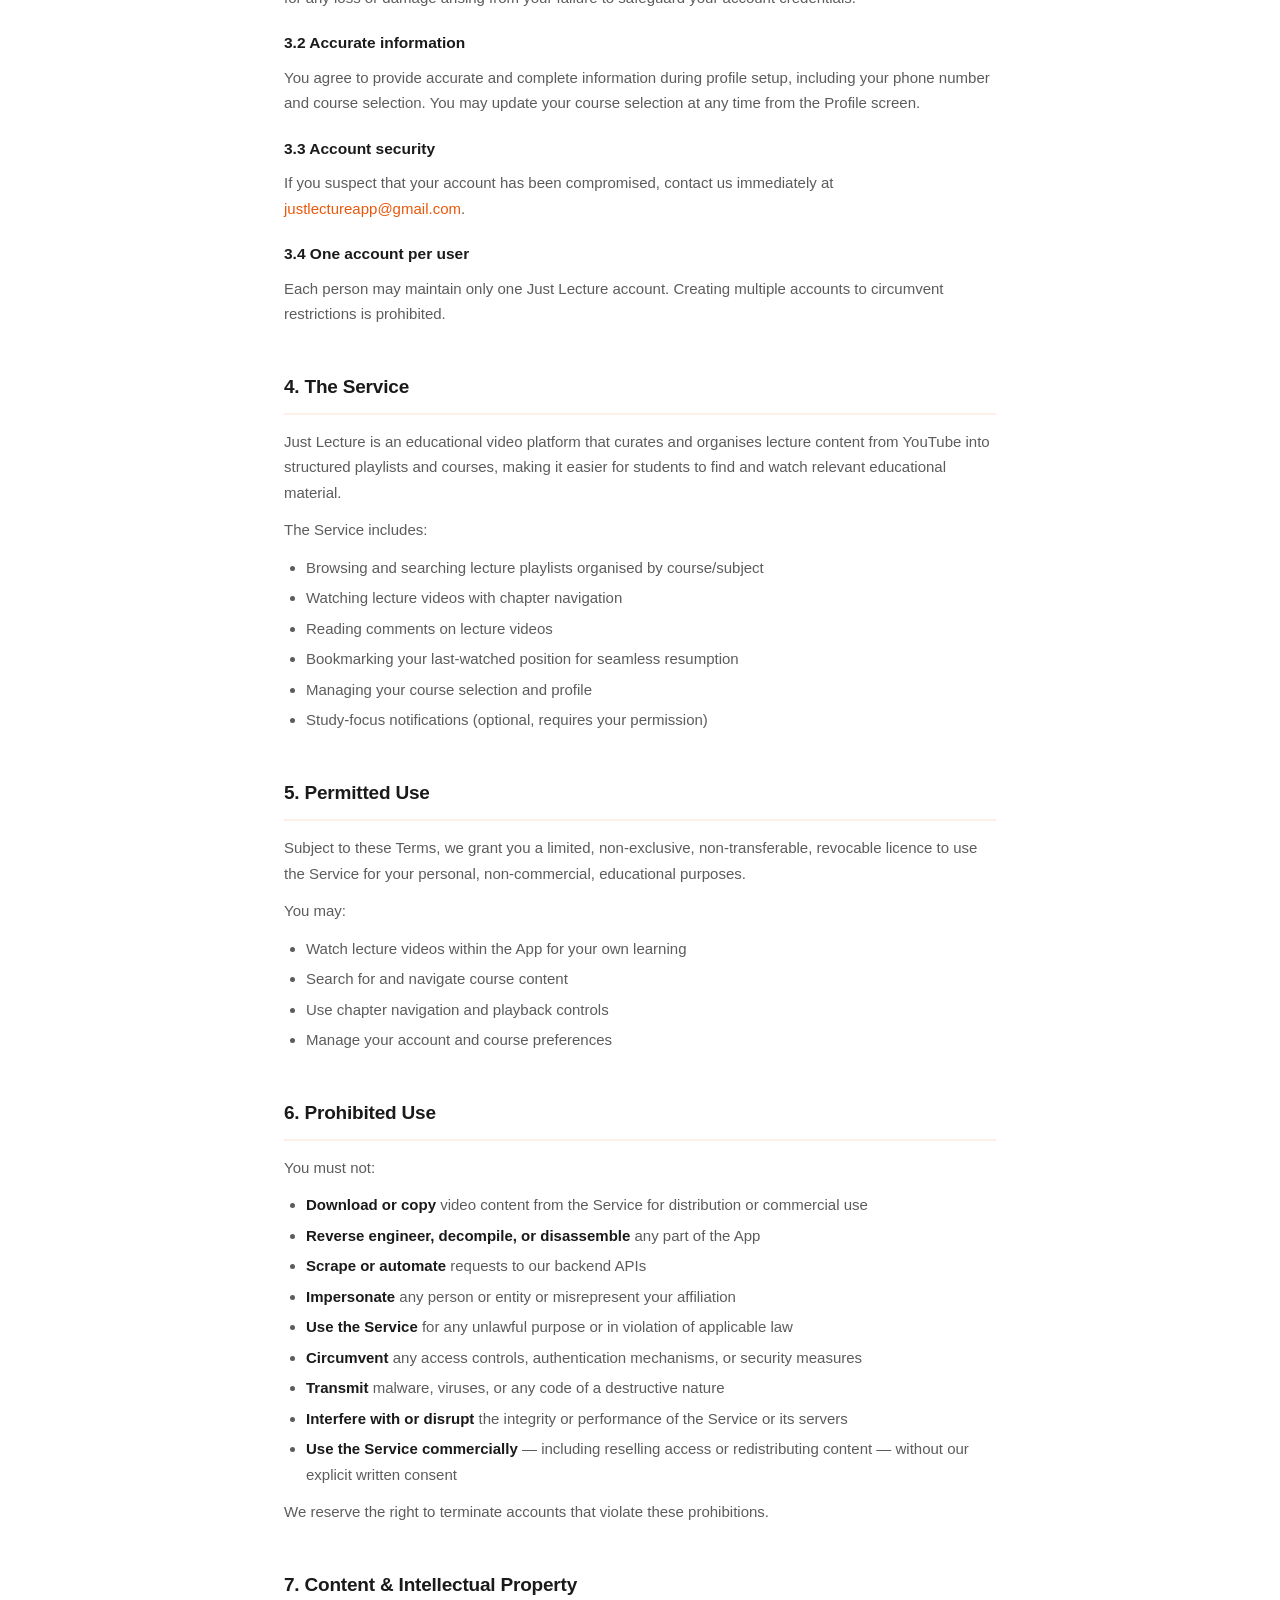
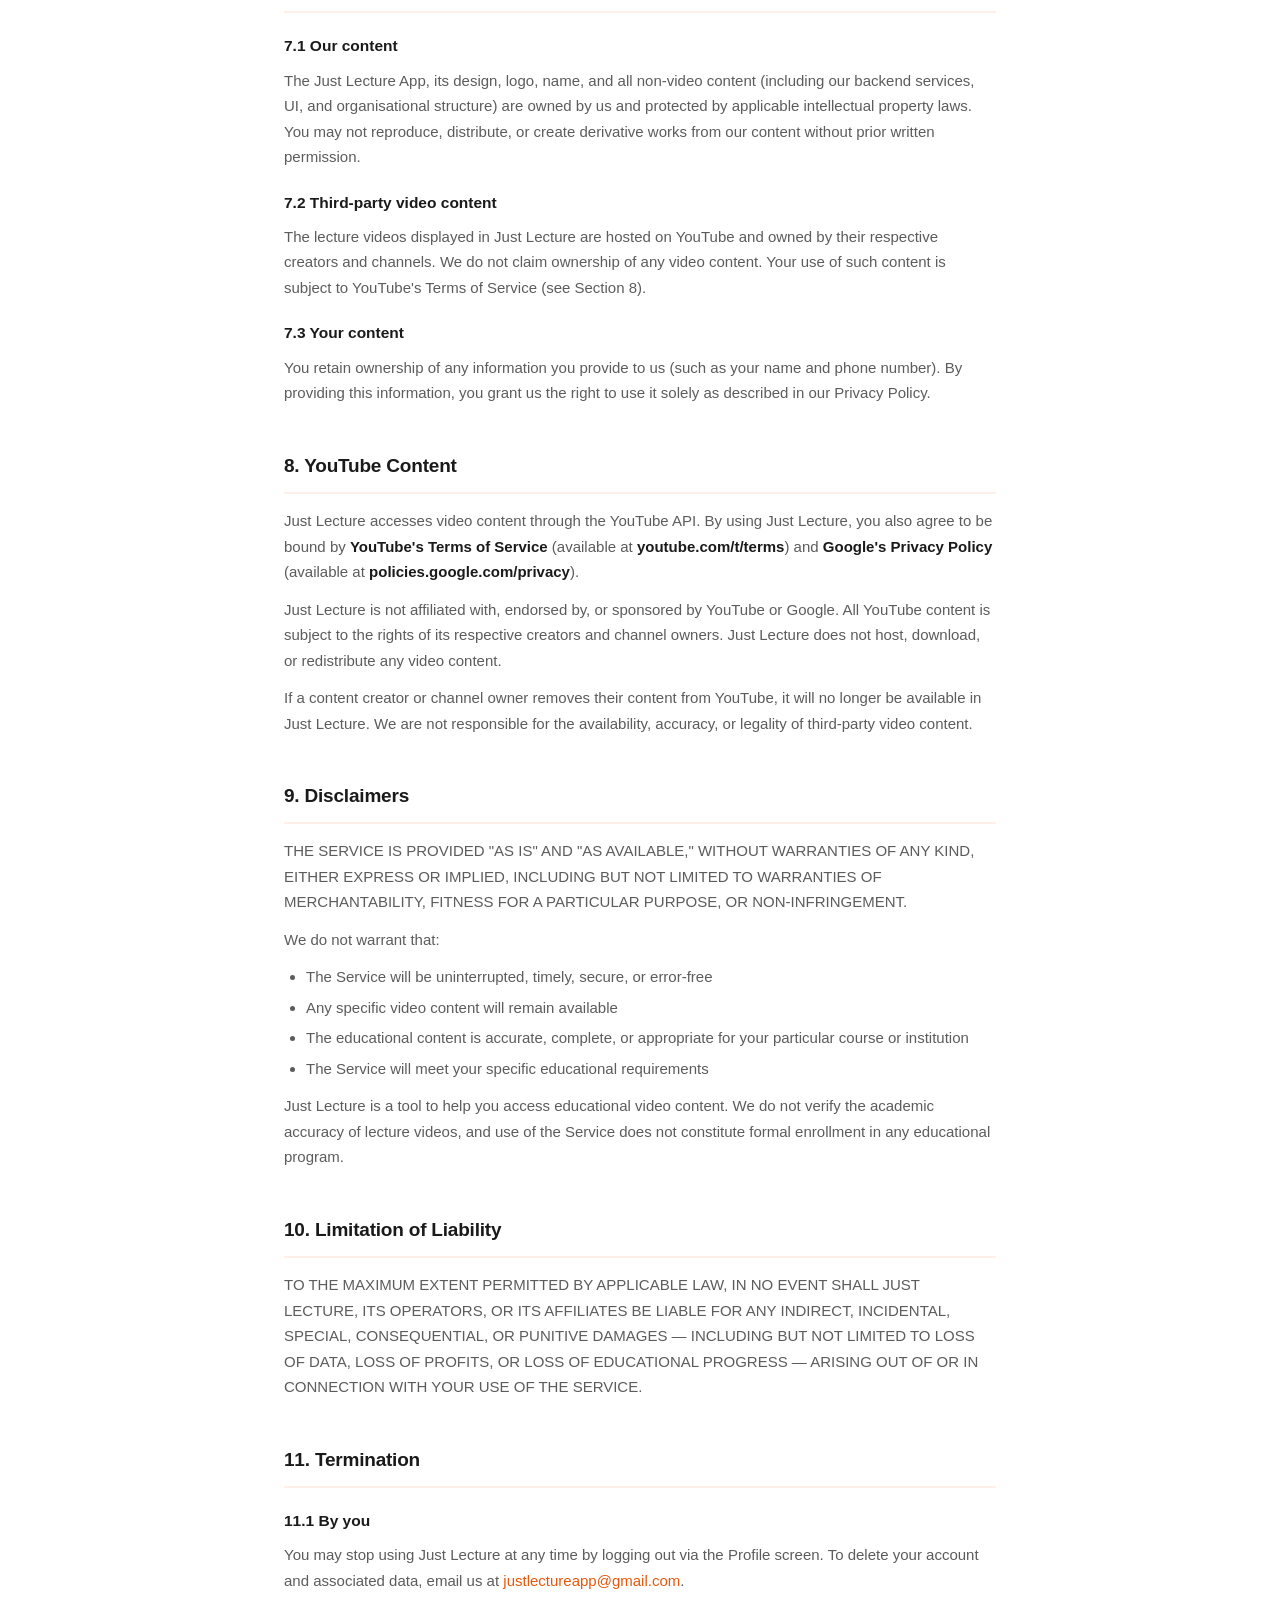
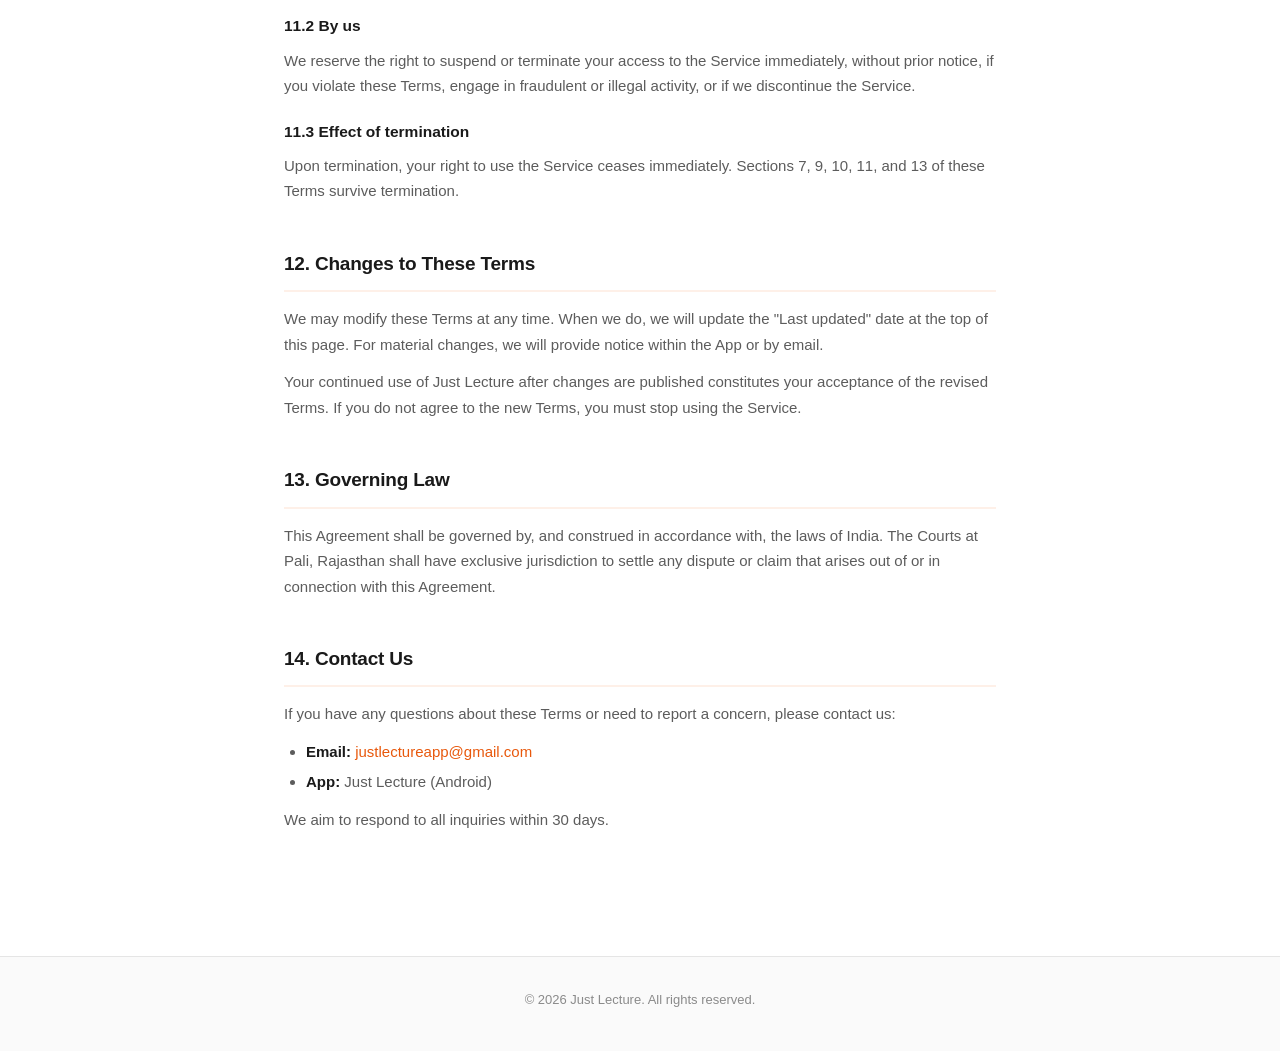
<file: terms-of-service.html>
<!DOCTYPE html>
<html lang="en">
<head>
  <meta charset="UTF-8">
  <meta name="viewport" content="width=device-width, initial-scale=1.0">
  <title>Terms of Service – Just Lecture</title>
  <meta name="description" content="Terms of Service for the Just Lecture Android application.">
  <link rel="stylesheet" href="styles.css">
</head>
<body>

  <header>
    <div class="header-inner">
      <img class="logo-img" src="logo.png" alt="Just Lecture">
      <span class="logo-name">Just Lecture</span>
    </div>
  </header>

  <div class="hero">
    <div class="hero-inner">
      <span class="doc-label">Legal</span>
      <h1>Terms of Service</h1>
      <p class="hero-meta">Effective date: <strong>June 13, 2026</strong> &nbsp;·&nbsp; Last updated: <strong>June 13, 2026</strong></p>
    </div>
  </div>

  <main>

    <div class="info-card">
      <p><strong>Please read these Terms carefully.</strong> By creating an account or using Just Lecture, you agree to be bound by these Terms. If you do not agree, please do not use the App.</p>
    </div>

    <nav class="toc">
      <div class="toc-title">Contents</div>
      <ol>
        <li><a href="#acceptance">Acceptance of Terms</a></li>
        <li><a href="#eligibility">Eligibility</a></li>
        <li><a href="#your-account">Your Account</a></li>
        <li><a href="#the-service">The Service</a></li>
        <li><a href="#permitted-use">Permitted Use</a></li>
        <li><a href="#prohibited-use">Prohibited Use</a></li>
        <li><a href="#content-ownership">Content &amp; Intellectual Property</a></li>
        <li><a href="#youtube-terms">YouTube Content</a></li>
        <li><a href="#disclaimers">Disclaimers</a></li>
        <li><a href="#limitation-of-liability">Limitation of Liability</a></li>
        <li><a href="#termination">Termination</a></li>
        <li><a href="#changes">Changes to These Terms</a></li>
        <li><a href="#governing-law">Governing Law</a></li>
        <li><a href="#contact">Contact Us</a></li>
      </ol>
    </nav>

    <!-- 1 -->
    <section id="acceptance">
      <h2>1. Acceptance of Terms</h2>
      <p>These Terms of Service ("Terms") constitute a legally binding agreement between you and Just Lecture ("we," "us," or "our") governing your access to and use of the Just Lecture Android application and any related backend services (collectively, the "Service").</p>
      <p>By signing in with Google, you confirm that you have read, understood, and agree to these Terms and our Privacy Policy, which is incorporated by reference.</p>
    </section>

    <!-- 2 -->
    <section id="eligibility">
      <h2>2. Eligibility</h2>
      <p>You must be at least <strong>13 years old</strong> to use Just Lecture. By using the Service, you represent and warrant that you meet this age requirement.</p>
      <p>If you are between 13 and 18 years old, you represent that your parent or legal guardian has reviewed and agreed to these Terms on your behalf.</p>
    </section>

    <!-- 3 -->
    <section id="your-account">
      <h2>3. Your Account</h2>

      <h3>3.1 Google Sign-In</h3>
      <p>Just Lecture uses Google Sign-In for authentication. You must have a valid Google account to use the Service. You are responsible for maintaining the security of your Google account. We are not responsible for any loss or damage arising from your failure to safeguard your account credentials.</p>

      <h3>3.2 Accurate information</h3>
      <p>You agree to provide accurate and complete information during profile setup, including your phone number and course selection. You may update your course selection at any time from the Profile screen.</p>

      <h3>3.3 Account security</h3>
      <p>If you suspect that your account has been compromised, contact us immediately at <a href="mailto:justlectureapp@gmail.com">justlectureapp@gmail.com</a>.</p>

      <h3>3.4 One account per user</h3>
      <p>Each person may maintain only one Just Lecture account. Creating multiple accounts to circumvent restrictions is prohibited.</p>
    </section>

    <!-- 4 -->
    <section id="the-service">
      <h2>4. The Service</h2>
      <p>Just Lecture is an educational video platform that curates and organises lecture content from YouTube into structured playlists and courses, making it easier for students to find and watch relevant educational material.</p>
      <p>The Service includes:</p>
      <ul>
        <li>Browsing and searching lecture playlists organised by course/subject</li>
        <li>Watching lecture videos with chapter navigation</li>
        <li>Reading comments on lecture videos</li>
        <li>Bookmarking your last-watched position for seamless resumption</li>
        <li>Managing your course selection and profile</li>
        <li>Study-focus notifications (optional, requires your permission)</li>
      </ul>
    </section>

    <!-- 5 -->
    <section id="permitted-use">
      <h2>5. Permitted Use</h2>
      <p>Subject to these Terms, we grant you a limited, non-exclusive, non-transferable, revocable licence to use the Service for your personal, non-commercial, educational purposes.</p>
      <p>You may:</p>
      <ul>
        <li>Watch lecture videos within the App for your own learning</li>
        <li>Search for and navigate course content</li>
        <li>Use chapter navigation and playback controls</li>
        <li>Manage your account and course preferences</li>
      </ul>
    </section>

    <!-- 6 -->
    <section id="prohibited-use">
      <h2>6. Prohibited Use</h2>
      <p>You must not:</p>
      <ul>
        <li><strong>Download or copy</strong> video content from the Service for distribution or commercial use</li>
        <li><strong>Reverse engineer, decompile, or disassemble</strong> any part of the App</li>
        <li><strong>Scrape or automate</strong> requests to our backend APIs</li>
        <li><strong>Impersonate</strong> any person or entity or misrepresent your affiliation</li>
        <li><strong>Use the Service</strong> for any unlawful purpose or in violation of applicable law</li>
        <li><strong>Circumvent</strong> any access controls, authentication mechanisms, or security measures</li>
        <li><strong>Transmit</strong> malware, viruses, or any code of a destructive nature</li>
        <li><strong>Interfere with or disrupt</strong> the integrity or performance of the Service or its servers</li>
        <li><strong>Use the Service commercially</strong> — including reselling access or redistributing content — without our explicit written consent</li>
      </ul>
      <p>We reserve the right to terminate accounts that violate these prohibitions.</p>
    </section>

    <!-- 7 -->
    <section id="content-ownership">
      <h2>7. Content &amp; Intellectual Property</h2>

      <h3>7.1 Our content</h3>
      <p>The Just Lecture App, its design, logo, name, and all non-video content (including our backend services, UI, and organisational structure) are owned by us and protected by applicable intellectual property laws. You may not reproduce, distribute, or create derivative works from our content without prior written permission.</p>

      <h3>7.2 Third-party video content</h3>
      <p>The lecture videos displayed in Just Lecture are hosted on YouTube and owned by their respective creators and channels. We do not claim ownership of any video content. Your use of such content is subject to YouTube's Terms of Service (see Section 8).</p>

      <h3>7.3 Your content</h3>
      <p>You retain ownership of any information you provide to us (such as your name and phone number). By providing this information, you grant us the right to use it solely as described in our Privacy Policy.</p>
    </section>

    <!-- 8 -->
    <section id="youtube-terms">
      <h2>8. YouTube Content</h2>
      <p>Just Lecture accesses video content through the YouTube API. By using Just Lecture, you also agree to be bound by <strong>YouTube's Terms of Service</strong> (available at <strong>youtube.com/t/terms</strong>) and <strong>Google's Privacy Policy</strong> (available at <strong>policies.google.com/privacy</strong>).</p>
      <p>Just Lecture is not affiliated with, endorsed by, or sponsored by YouTube or Google. All YouTube content is subject to the rights of its respective creators and channel owners. Just Lecture does not host, download, or redistribute any video content.</p>
      <p>If a content creator or channel owner removes their content from YouTube, it will no longer be available in Just Lecture. We are not responsible for the availability, accuracy, or legality of third-party video content.</p>
    </section>

    <!-- 9 -->
    <section id="disclaimers">
      <h2>9. Disclaimers</h2>
      <p>THE SERVICE IS PROVIDED "AS IS" AND "AS AVAILABLE," WITHOUT WARRANTIES OF ANY KIND, EITHER EXPRESS OR IMPLIED, INCLUDING BUT NOT LIMITED TO WARRANTIES OF MERCHANTABILITY, FITNESS FOR A PARTICULAR PURPOSE, OR NON-INFRINGEMENT.</p>
      <p>We do not warrant that:</p>
      <ul>
        <li>The Service will be uninterrupted, timely, secure, or error-free</li>
        <li>Any specific video content will remain available</li>
        <li>The educational content is accurate, complete, or appropriate for your particular course or institution</li>
        <li>The Service will meet your specific educational requirements</li>
      </ul>
      <p>Just Lecture is a tool to help you access educational video content. We do not verify the academic accuracy of lecture videos, and use of the Service does not constitute formal enrollment in any educational program.</p>
    </section>

    <!-- 10 -->
    <section id="limitation-of-liability">
      <h2>10. Limitation of Liability</h2>
      <p>TO THE MAXIMUM EXTENT PERMITTED BY APPLICABLE LAW, IN NO EVENT SHALL JUST LECTURE, ITS OPERATORS, OR ITS AFFILIATES BE LIABLE FOR ANY INDIRECT, INCIDENTAL, SPECIAL, CONSEQUENTIAL, OR PUNITIVE DAMAGES — INCLUDING BUT NOT LIMITED TO LOSS OF DATA, LOSS OF PROFITS, OR LOSS OF EDUCATIONAL PROGRESS — ARISING OUT OF OR IN CONNECTION WITH YOUR USE OF THE SERVICE.</p>
    </section>

    <!-- 11 -->
    <section id="termination">
      <h2>11. Termination</h2>

      <h3>11.1 By you</h3>
      <p>You may stop using Just Lecture at any time by logging out via the Profile screen. To delete your account and associated data, email us at <a href="mailto:justlectureapp@gmail.com">justlectureapp@gmail.com</a>.</p>

      <h3>11.2 By us</h3>
      <p>We reserve the right to suspend or terminate your access to the Service immediately, without prior notice, if you violate these Terms, engage in fraudulent or illegal activity, or if we discontinue the Service.</p>

      <h3>11.3 Effect of termination</h3>
      <p>Upon termination, your right to use the Service ceases immediately. Sections 7, 9, 10, 11, and 13 of these Terms survive termination.</p>
    </section>

    <!-- 12 -->
    <section id="changes">
      <h2>12. Changes to These Terms</h2>
      <p>We may modify these Terms at any time. When we do, we will update the "Last updated" date at the top of this page. For material changes, we will provide notice within the App or by email.</p>
      <p>Your continued use of Just Lecture after changes are published constitutes your acceptance of the revised Terms. If you do not agree to the new Terms, you must stop using the Service.</p>
    </section>

    <!-- 13 -->
    <section id="governing-law">
      <h2>13. Governing Law</h2>
      <p>This Agreement shall be governed by, and construed in accordance with, the laws of India. The Courts at Pali, Rajasthan shall have exclusive jurisdiction to settle any dispute or claim that arises out of or in connection with this Agreement.</p>
    </section>

    <!-- 14 -->
    <section id="contact">
      <h2>14. Contact Us</h2>
      <p>If you have any questions about these Terms or need to report a concern, please contact us:</p>
      <ul>
        <li><strong>Email:</strong> <a href="mailto:justlectureapp@gmail.com">justlectureapp@gmail.com</a></li>
        <li><strong>App:</strong> Just Lecture (Android)</li>
      </ul>
      <p>We aim to respond to all inquiries within 30 days.</p>
    </section>

  </main>

  <footer>
    <div class="footer-inner">
      <p>© 2026 Just Lecture. All rights reserved.</p>
    </div>
  </footer>

</body>
</html>
</file>
<file: styles.css>
/* Just Lecture – Legal Pages
   No JS. No external fonts. Works in the hardened in-app WebView.          */

:root {
  --orange: #E8580C;
  --orange-dark: #C44A08;
  --orange-light: #FEF0E8;
  --text-primary: #1A1A1A;
  --text-secondary: #5C5C5C;
  --text-muted: #8A8A8A;
  --border: #E5E5E5;
  --bg: #FFFFFF;
  --surface: #FAFAFA;
  --radius: 10px;
  --max-width: 760px;
}

*, *::before, *::after {
  box-sizing: border-box;
  margin: 0;
  padding: 0;
}

html {
  font-size: 16px;
  -webkit-text-size-adjust: 100%;
  scroll-behavior: smooth;
}

body {
  font-family: -apple-system, BlinkMacSystemFont, "Segoe UI", Roboto,
               Helvetica, Arial, sans-serif;
  color: var(--text-primary);
  background: var(--bg);
  line-height: 1.7;
}

/* ── Header ─────────────────────────────────── */
header {
  background: var(--bg);
  border-bottom: 1px solid var(--border);
  padding: 0 24px;
  position: sticky;
  top: 0;
  z-index: 10;
}

.header-inner {
  max-width: var(--max-width);
  margin: 0 auto;
  display: flex;
  align-items: center;
  height: 60px;
  gap: 10px;
}

.logo-img {
  width: 36px;
  height: 36px;
  object-fit: contain;
  flex-shrink: 0;
}

.logo-name {
  font-size: 17px;
  font-weight: 700;
  color: var(--text-primary);
  text-decoration: none;
  letter-spacing: -0.3px;
}

/* ── Hero banner ─────────────────────────────── */
.hero {
  background: var(--orange-light);
  border-bottom: 1px solid #F5DCCF;
  padding: 40px 24px 32px;
}

.hero-inner {
  max-width: var(--max-width);
  margin: 0 auto;
}

.doc-label {
  display: inline-block;
  background: var(--orange);
  color: #fff;
  font-size: 11px;
  font-weight: 700;
  letter-spacing: 1px;
  text-transform: uppercase;
  padding: 3px 10px;
  border-radius: 4px;
  margin-bottom: 14px;
}

.hero h1 {
  font-size: clamp(24px, 5vw, 34px);
  font-weight: 800;
  letter-spacing: -0.6px;
  color: var(--text-primary);
  line-height: 1.2;
}

.hero-meta {
  margin-top: 12px;
  font-size: 13.5px;
  color: var(--text-secondary);
}

/* ── Main content ────────────────────────────── */
main {
  max-width: var(--max-width);
  margin: 0 auto;
  padding: 40px 24px 80px;
}

.toc {
  background: var(--surface);
  border: 1px solid var(--border);
  border-radius: var(--radius);
  padding: 20px 24px;
  margin-bottom: 40px;
}

.toc-title {
  font-size: 12px;
  font-weight: 700;
  letter-spacing: 0.8px;
  text-transform: uppercase;
  color: var(--text-muted);
  margin-bottom: 12px;
}

.toc ol {
  padding-left: 20px;
}

.toc li {
  margin: 5px 0;
}

.toc a {
  color: var(--orange);
  text-decoration: none;
  font-size: 14px;
  font-weight: 500;
}

.toc a:hover {
  text-decoration: underline;
}

/* ── Sections ────────────────────────────────── */
section {
  margin-bottom: 44px;
  scroll-margin-top: 80px;
}

h2 {
  font-size: 19px;
  font-weight: 700;
  color: var(--text-primary);
  margin-bottom: 14px;
  padding-bottom: 10px;
  border-bottom: 2px solid var(--orange-light);
  letter-spacing: -0.2px;
}

h3 {
  font-size: 15.5px;
  font-weight: 700;
  color: var(--text-primary);
  margin: 20px 0 8px;
}

p {
  color: var(--text-secondary);
  font-size: 15px;
  margin-bottom: 12px;
}

ul, ol {
  padding-left: 22px;
  margin-bottom: 12px;
}

li {
  color: var(--text-secondary);
  font-size: 15px;
  margin: 5px 0;
}

strong {
  color: var(--text-primary);
  font-weight: 600;
}

a {
  color: var(--orange);
  text-decoration: none;
}

a:hover {
  text-decoration: underline;
}

/* ── Info card ───────────────────────────────── */
.info-card {
  background: var(--orange-light);
  border-left: 4px solid var(--orange);
  border-radius: 0 var(--radius) var(--radius) 0;
  padding: 16px 20px;
  margin: 20px 0;
}

.info-card p {
  margin: 0;
  color: #7A3010;
  font-size: 14.5px;
}

/* ── Data table ──────────────────────────────── */
.data-table {
  width: 100%;
  border-collapse: collapse;
  font-size: 14px;
  margin: 16px 0;
  border-radius: var(--radius);
  overflow: hidden;
  border: 1px solid var(--border);
}

.data-table th {
  background: var(--surface);
  color: var(--text-muted);
  font-size: 11.5px;
  font-weight: 700;
  letter-spacing: 0.5px;
  text-transform: uppercase;
  padding: 10px 14px;
  text-align: left;
  border-bottom: 1px solid var(--border);
}

.data-table td {
  padding: 10px 14px;
  border-bottom: 1px solid var(--border);
  color: var(--text-secondary);
  vertical-align: top;
}

.data-table tr:last-child td {
  border-bottom: none;
}

.data-table tr:nth-child(even) td {
  background: var(--surface);
}

/* ── Footer ──────────────────────────────────── */
footer {
  background: var(--surface);
  border-top: 1px solid var(--border);
  padding: 32px 24px;
  text-align: center;
}

.footer-inner {
  max-width: var(--max-width);
  margin: 0 auto;
}

footer p {
  font-size: 13px;
  color: var(--text-muted);
  margin-bottom: 8px;
}

.footer-links {
  display: flex;
  justify-content: center;
  gap: 24px;
  margin-top: 12px;
  flex-wrap: wrap;
}

.footer-links a {
  font-size: 13px;
  color: var(--orange);
  font-weight: 500;
}

/* ── Home page ───────────────────────────────── */
.home-hero {
  min-height: 50vh;
  display: flex;
  align-items: center;
  justify-content: center;
  padding: 60px 24px;
  text-align: center;
  background: var(--orange-light);
}

.home-hero-inner {
  max-width: 560px;
}

.home-hero h1 {
  font-size: clamp(28px, 6vw, 44px);
  font-weight: 800;
  letter-spacing: -1px;
  color: var(--text-primary);
  margin-bottom: 16px;
}

.home-hero p {
  font-size: 16px;
  color: var(--text-secondary);
  margin-bottom: 32px;
}

.card-grid {
  display: grid;
  grid-template-columns: repeat(auto-fit, minmax(280px, 1fr));
  gap: 16px;
  max-width: var(--max-width);
  margin: -40px auto 0;
  padding: 0 24px 60px;
}

.doc-card {
  background: var(--bg);
  border: 1px solid var(--border);
  border-radius: 14px;
  padding: 28px;
  text-decoration: none;
  transition: box-shadow 0.15s, border-color 0.15s;
  display: block;
}

.doc-card:hover {
  border-color: var(--orange);
  box-shadow: 0 4px 20px rgba(232, 88, 12, 0.12);
  text-decoration: none;
}

.card-icon {
  width: 44px;
  height: 44px;
  background: var(--orange-light);
  border-radius: 10px;
  display: flex;
  align-items: center;
  justify-content: center;
  margin-bottom: 14px;
}

.card-icon svg {
  width: 22px;
  height: 22px;
  fill: var(--orange);
}

.doc-card h2 {
  font-size: 17px;
  font-weight: 700;
  color: var(--text-primary);
  margin-bottom: 8px;
  padding-bottom: 0;
  border-bottom: none;
}

.doc-card p {
  font-size: 14px;
  color: var(--text-muted);
  margin: 0;
}

.card-arrow {
  display: inline-flex;
  align-items: center;
  gap: 5px;
  margin-top: 16px;
  font-size: 13.5px;
  font-weight: 600;
  color: var(--orange);
}

/* ── Responsive ──────────────────────────────── */
@media (max-width: 480px) {
  .hero { padding: 28px 18px 22px; }
  main  { padding: 28px 18px 60px; }
  .toc  { padding: 16px 18px; }
  .data-table { font-size: 13px; }
  .data-table th, .data-table td { padding: 8px 10px; }
}
</file>
